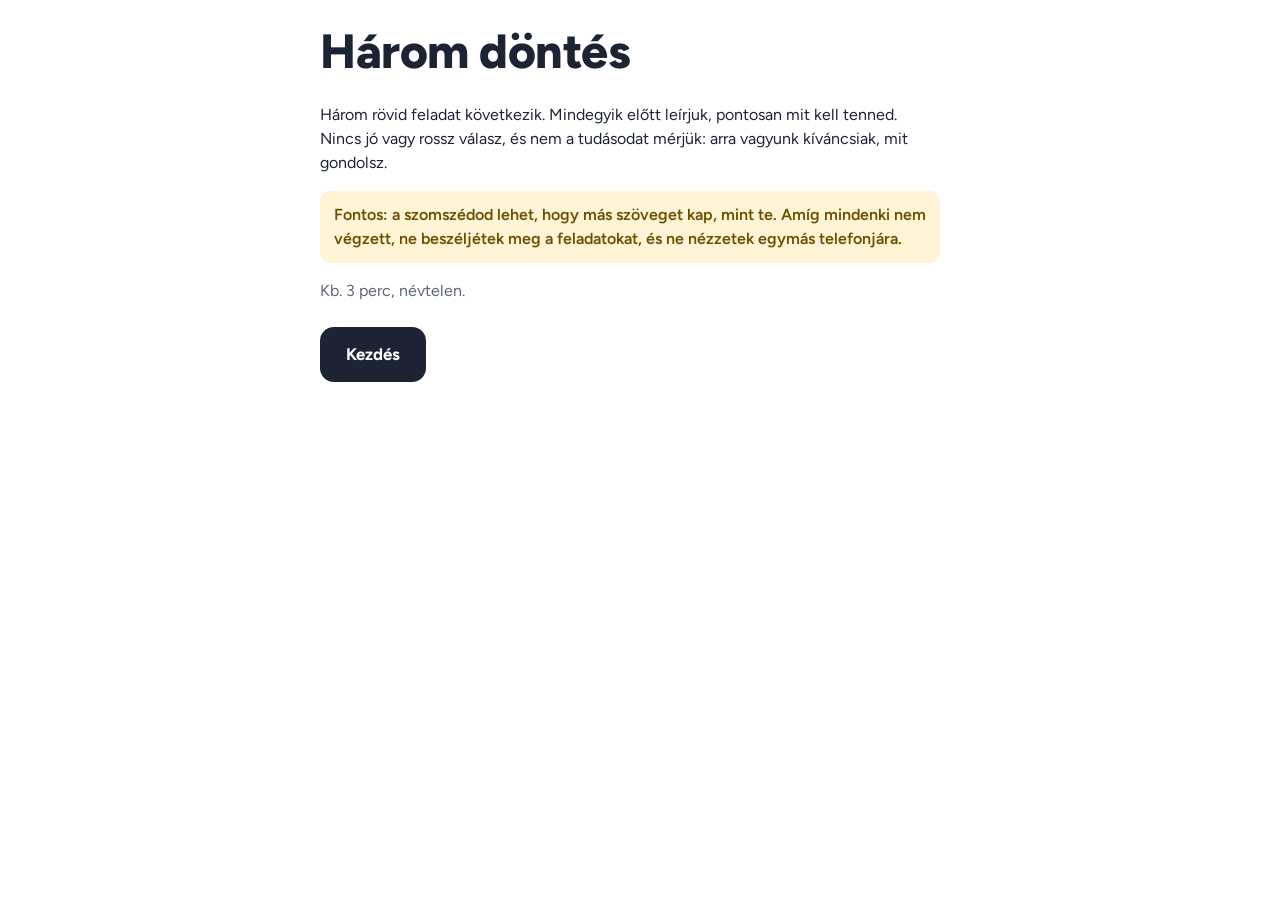
<file: index.html>
<!doctype html>
<html lang="hu">
<head>
<meta charset="utf-8">
<meta name="viewport" content="width=device-width, initial-scale=1, viewport-fit=cover">
<title>Három döntés</title>
<link rel="preconnect" href="https://fonts.googleapis.com">
<link rel="preconnect" href="https://fonts.gstatic.com" crossorigin>
<link href="https://fonts.googleapis.com/css2?family=Figtree:wght@400;600;700;800&display=swap" rel="stylesheet">
<link rel="icon" href="data:image/svg+xml,%3Csvg xmlns=%22http://www.w3.org/2000/svg%22 viewBox=%220 0 100 100%22%3E%3Crect x=%2214%22 y=%2214%22 width=%2272%22 height=%2272%22 rx=%228%22 fill=%22none%22 stroke=%22%231c2333%22 stroke-width=%2214%22/%3E%3C/svg%3E">
<link rel="stylesheet" href="assets/labor.css?v=2">
</head>
<body>
<main class="wrap" id="app"></main>
<script src="assets/config.js?v=2"></script>
<script src="assets/api.js?v=2"></script>
<script src="assets/labor.js?v=2"></script>
<script>
(function () {
  'use strict';
  var L = window.Labor, API = window.LabAPI;
  var key = 'lab-v-' + API.session(), v = null;   // a beosztás újratöltéskor is megmarad
  try { v = JSON.parse(localStorage.getItem(key)); } catch (e) {}
  if (!v || !v.grp) { v = L.assign(); try { localStorage.setItem(key, JSON.stringify(v)); } catch (e) {} }
  L.mountStudent(document.getElementById('app'), v, function (ans, status) {
    if (!API.enabled()) return;
    status.className = 'status'; status.textContent = 'Küldés…';
    API.submit(ans).then(function () {
      status.className = 'status ok'; status.textContent = 'A válaszaid megérkeztek.';
    }).catch(function (e) {
      status.className = 'status err'; status.textContent = 'A küldés nem sikerült (' + e.message + '). Szólj az oktatónak.';
    });
  });
})();
</script>
</body>
</html>
</file>
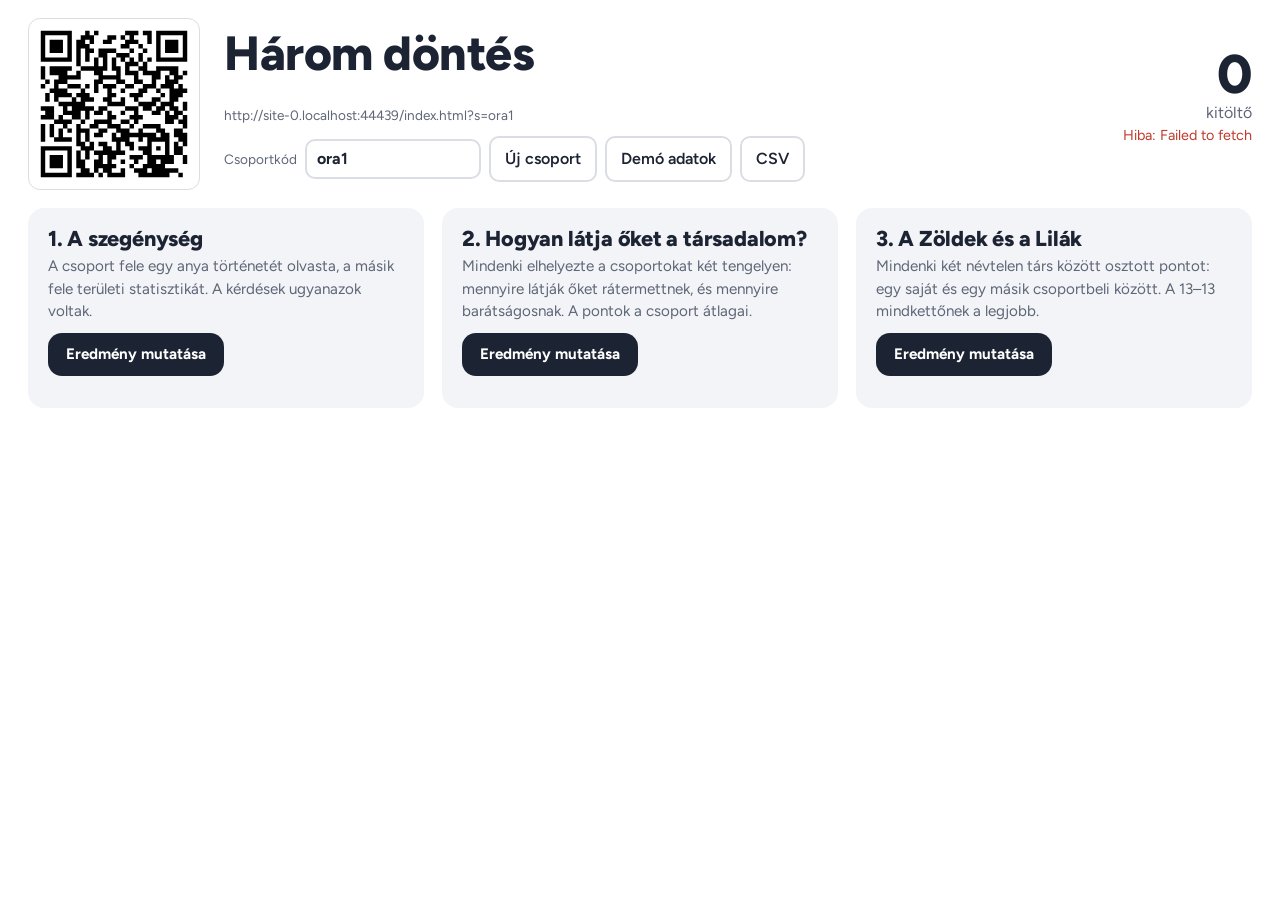
<file: tanar.html>
<!doctype html>
<html lang="hu">
<head>
<meta charset="utf-8">
<meta name="viewport" content="width=device-width, initial-scale=1, viewport-fit=cover">
<title>Három döntés – kivetítő</title>
<link rel="preconnect" href="https://fonts.googleapis.com">
<link rel="preconnect" href="https://fonts.gstatic.com" crossorigin>
<link href="https://fonts.googleapis.com/css2?family=Figtree:wght@400;600;700;800&display=swap" rel="stylesheet">
<link rel="icon" href="data:image/svg+xml,%3Csvg xmlns=%22http://www.w3.org/2000/svg%22 viewBox=%220 0 100 100%22%3E%3Crect x=%2214%22 y=%2214%22 width=%2272%22 height=%2272%22 rx=%228%22 fill=%22none%22 stroke=%22%231c2333%22 stroke-width=%2214%22/%3E%3C/svg%3E">
<link rel="stylesheet" href="assets/labor.css?v=2">
<script src="assets/qrcode.js?v=2"></script>
</head>
<body>
<div id="demoBanner" class="demo-banner" hidden>Demó adatok – ez nem a csoport válasza.</div>
<div class="flab">
  <header class="flab-head">
    <div class="qr" id="qr"></div>
    <div>
      <h1>Három döntés</h1>
      <div class="url" id="url"></div>
      <div class="row">
        <label class="muted" for="session" style="font-size:.85rem">Csoportkód</label>
        <input class="session-input" id="session" autocomplete="off" spellcheck="false">
        <button class="btn-outline" id="newSession">Új csoport</button>
        <button class="btn-outline" id="demo">Demó adatok</button>
        <button class="btn-outline" id="csv">CSV</button>
      </div>
    </div>
    <div class="flab-count"><div class="count" id="count">0</div><div class="muted">kitöltő</div><p class="status" id="status"></p></div>
  </header>
  <main class="rounds" id="rounds"></main>
</div>
<script src="assets/config.js?v=2"></script>
<script src="assets/api.js?v=2"></script>
<script src="assets/labor.js?v=2"></script>
<script>
(function () {
  'use strict';
  var L = window.Labor, API = window.LabAPI;
  var $ = function (id) { return document.getElementById(id); };
  var rows = [], demo = false, session = API.session(), board = L.Board($('rounds'));
  $('session').value = session;
  function renderQR() {
    var u = location.href.split('?')[0].replace(/[^/]*$/, '') + 'index.html?s=' + encodeURIComponent(session);
    var q = qrcode(0, 'M'); q.addData(u); q.make();
    $('qr').innerHTML = q.createSvgTag({ cellSize: 5, margin: 2, scalable: true }); $('url').textContent = u;
  }
  function render() { $('count').textContent = rows.length; board.render(rows); }
  function refresh() {
    if (demo) return;
    if (!API.enabled()) {
      $('status').className = 'status err';
      $('status').textContent = 'Nincs beállítva háttér (APPS_SCRIPT_URL). Próbáld ki a Demó adatokkal.';
      render(); return;
    }
    API.list(session).then(function (r) {
      rows = r; $('status').className = 'status'; $('status').textContent = 'Frissítve: ' + new Date().toLocaleTimeString('hu-HU'); render();
    }).catch(function (e) { $('status').className = 'status err'; $('status').textContent = 'Hiba: ' + e.message; });
  }
  function setSession(s) {
    session = s.replace(/[^A-Za-z0-9_-]/g, '').slice(0, 40) || 'ora1';
    $('session').value = session; history.replaceState(null, '', location.pathname + '?s=' + encodeURIComponent(session));
    demo = false; $('demoBanner').hidden = true; $('demo').textContent = 'Demó adatok'; rows = []; board.reset(); renderQR(); refresh();
  }
  $('session').addEventListener('change', function () { setSession(this.value); });
  $('newSession').addEventListener('click', function () {
    var d = new Date(); setSession('lab' + (d.getMonth() + 1) + String(d.getDate()).padStart(2, '0') + '-' + Math.random().toString(36).slice(2, 5));
  });
  $('demo').addEventListener('click', function () {
    demo = !demo; $('demoBanner').hidden = !demo; this.textContent = demo ? 'Valódi adatok' : 'Demó adatok';
    if (demo) { rows = L.demoRows(36); render(); } else { rows = []; refresh(); }
  });
  $('csv').addEventListener('click', function () {
    var a = document.createElement('a');
    a.href = URL.createObjectURL(new Blob([L.csv(rows)], { type: 'text/csv' })); a.download = 'harom_dontes_' + session + '.csv'; a.click();
  });
  renderQR(); refresh(); setInterval(refresh, 5000);
})();
</script>
</body>
</html>
</file>
<file: assets/labor.css>
:root {
  --ink: #1C2333; --muted: #5E6677; --line: #DADDE3; --paper: #FFFFFF; --wash: #F3F4F7;
  --accent: #2D5A9A; --me: #E0472B; --good: #2E8556; --warn-bg: #FFF4D6; --warn-ink: #6B4E00;
  --radius-btn: 14px;
  font-family: "Figtree", system-ui, -apple-system, "Segoe UI", Roboto, sans-serif;
  color: var(--ink); background: var(--paper); -webkit-text-size-adjust: 100%;
}
@media (prefers-color-scheme: dark) {
  :root:not([data-theme="light"]) { --ink: #E9ECF2; --muted: #A6ADBC; --line: #3A4257; --paper: #141824; --wash: #20263A; --accent: #7FA6E0; }
}
:root[data-theme="dark"] { --ink: #E9ECF2; --muted: #A6ADBC; --line: #3A4257; --paper: #141824; --wash: #20263A; --accent: #7FA6E0; }
* { box-sizing: border-box; }
html { scroll-padding-top: env(safe-area-inset-top, 0px); }
body { margin: 0; line-height: 1.5; background: var(--paper); padding-top: env(safe-area-inset-top, 0px); padding-bottom: env(safe-area-inset-bottom, 0px); }
h1, h2 { line-height: 1.15; margin: 0 0 .5em; font-weight: 800; letter-spacing: -0.01em; }
h1 { font-size: clamp(2rem, 6vw, 3rem); }
h2 { font-size: 1.35rem; }
p { margin: 0 0 1em; max-width: 62ch; }
.muted { color: var(--muted); }
button { font: inherit; color: inherit; cursor: pointer; }
:focus-visible { outline: 3px solid var(--accent); outline-offset: 2px; }
.wrap { max-width: 680px; margin: 0 auto; padding: 24px 20px 48px; }

.btn-primary { background: var(--ink); color: var(--paper); border: 0; border-radius: var(--radius-btn); padding: 15px 26px; font-weight: 700; font-size: 1.05rem; }
.btn-primary:disabled { opacity: .35; cursor: default; }
.btn-outline { background: var(--paper); border: 2px solid var(--line); border-radius: 10px; padding: 9px 14px; font-weight: 600; }
.demo-banner, .note-strong { background: var(--warn-bg); color: var(--warn-ink); }
.demo-banner { font-size: .85rem; padding: 8px 20px; text-align: center; }
.note-strong { padding: 12px 14px; border-radius: 10px; font-weight: 600; }
.status { font-size: .9rem; color: var(--muted); }
.status.ok { color: var(--good); } .status.err { color: #C0392B; }

/* ---- hallgatói nézet ---- */
.step { font-size: .85rem; font-weight: 700; color: var(--muted); text-transform: none; margin-bottom: 12px; }
.instr { background: var(--wash); border-radius: 12px; padding: 12px 14px 12px; margin-bottom: 16px; font-size: 1rem; }
.instr-lab { display: block; font-size: .8rem; font-weight: 800; color: var(--accent); margin-bottom: 4px; }
.instr-list { list-style: none; padding: 0; margin: 10px 0; display: grid; gap: 6px; }
.instr-list li { display: flex; gap: 8px; align-items: center; font-weight: 600; }
.instr-list i { width: 14px; height: 14px; border-radius: 4px; flex: none; }
.text-card { margin: 0 0 18px; padding: 16px 18px; border-left: 4px solid var(--ink); background: var(--paper); border-radius: 0 12px 12px 0; box-shadow: 0 1px 0 var(--line), 0 0 0 1px var(--line); font-size: 1.12rem; font-weight: 600; line-height: 1.5; }
.scenario { font-size: 1.15rem; font-weight: 600; }
.prompt { color: var(--ink); font-weight: 700; margin-bottom: 10px; }
.qn { color: var(--accent); }
.scale-q { margin: 18px 0 6px; }
.scale7 { display: grid; grid-template-columns: repeat(7, 1fr); gap: 6px; }
.scale7 button { border: 2px solid var(--line); background: var(--paper); border-radius: 10px; padding: 12px 0; font-weight: 700; font-size: 1.05rem; }
.scale7 button.selected { border-color: var(--ink); background: var(--ink); color: var(--paper); }
.scale-ends { display: flex; justify-content: space-between; font-size: .8rem; color: var(--muted); margin-top: 4px; }
.options { display: grid; gap: 10px; }
.opt { display: flex; align-items: center; gap: 14px; width: 100%; text-align: left; background: var(--paper); border: 2px solid var(--line); border-radius: var(--radius-btn); padding: 14px 16px; font-size: 1.02rem; }
.opt .dot { flex: none; width: 22px; height: 22px; border-radius: 50%; border: 2px solid var(--line); }
.opt.selected { border-color: var(--ink); background: var(--wash); }
.opt.selected .dot { border-color: var(--ink); background: var(--ink); box-shadow: inset 0 0 0 4px var(--wash); }
.paintings { display: grid; grid-template-columns: 1fr 1fr; gap: 12px; }
.painting { border: 2px solid var(--line); background: var(--paper); border-radius: 14px; padding: 10px; display: grid; gap: 8px; font-weight: 700; }
.painting svg { width: 100%; height: auto; border-radius: 6px; display: block; }
.painting:hover { border-color: var(--ink); }
.grp-badge { display: inline-block; color: #fff; padding: 2px 10px; border-radius: 8px; font-weight: 800; }
.alloc { display: grid; gap: 10px; }
.alloc-opt { display: grid; gap: 8px; text-align: left; border: 2px solid var(--line); background: var(--paper); border-radius: 14px; padding: 12px 14px; }
.alloc-opt.selected { border-color: var(--ink); box-shadow: 0 0 0 2px var(--ink) inset; }
.ap { display: grid; grid-template-columns: 1fr 4.5em 4em; gap: 10px; align-items: center; }
.ap .who { font-size: .88rem; }
.ap .bar { height: 12px; background: var(--wash); border-radius: 6px; overflow: hidden; display: block; }
.ap .bar i { display: block; height: 100%; border-radius: 6px; }
.ap b { font-size: 1.05rem; text-align: right; white-space: nowrap; }

/* ---- kivetítő ---- */
.flab { padding: 18px 28px 32px; }
.flab-head { display: grid; grid-template-columns: auto 1fr auto; gap: 24px; align-items: center; margin-bottom: 18px; }
.qr { background: #fff; padding: 10px; border: 1px solid var(--line); border-radius: 12px; display: inline-block; }
.qr svg { width: 150px; height: 150px; display: block; }
.url { font-size: .85rem; word-break: break-all; color: var(--muted); margin: 0 0 10px; }
.row { display: flex; gap: 8px; align-items: center; flex-wrap: wrap; }
.session-input { font: inherit; font-weight: 700; border: 2px solid var(--line); border-radius: 10px; padding: 6px 10px; width: 11em; background: var(--paper); color: var(--ink); }
.count { font-size: 3.4rem; font-weight: 800; line-height: 1; }
.flab-count { text-align: right; }
.rounds { display: grid; grid-template-columns: repeat(3, 1fr); gap: 18px; align-items: start; }
.round { background: var(--wash); border-radius: 16px; padding: 18px 20px; }
.round h2 { margin-bottom: 4px; }
.round .muted { margin-bottom: 10px; font-size: .95rem; }
.actions { display: flex; gap: 10px; margin-top: 10px; flex-wrap: wrap; }
.round .btn-primary { padding: 10px 18px; font-size: .95rem; }
.orig-text { margin-top: 12px; background: var(--paper); border-radius: 10px; padding: 12px 14px; font-size: .95rem; max-width: none; }
.res-q { font-weight: 700; margin: 10px 0 6px; font-size: .95rem; }
.hbar { display: grid; grid-template-columns: 1fr auto; gap: 4px 10px; align-items: center; margin: 8px 0; }
.hbar-lab { grid-column: 1 / -1; font-size: .95rem; }
.hbar-lab small { color: var(--muted); font-size: .75rem; margin-left: 4px; }
.hbar-track { height: 24px; background: var(--paper); border-radius: 6px; overflow: hidden; }
.hbar-fill { height: 100%; border-radius: 6px; transition: width .5s ease; }
.hbar.c1 .hbar-fill { background: var(--ink); } .hbar.c2 .hbar-fill { background: var(--me); } .hbar.c3 .hbar-fill { background: var(--good); }
.hbar-val { font-weight: 800; font-size: 1.1rem; min-width: 5.5em; text-align: right; }
.hbar-val small { font-weight: 400; color: var(--muted); font-size: .75rem; }
.r4stats { display: grid; grid-template-columns: 1fr; gap: 10px; margin-top: 12px; }
.r4stats div { background: var(--paper); border-radius: 10px; padding: 10px 12px; }
.r4stats b { display: block; font-size: 1.6rem; }
.r4stats span { font-size: .85rem; color: var(--muted); }
.you { font-size: .85rem; color: var(--muted); margin-top: 6px; }
.you b { color: var(--ink); }
@media (max-width: 1100px) { .rounds { grid-template-columns: 1fr; } .flab-head { grid-template-columns: 1fr; } .flab-count { text-align: left; } }
@media (max-width: 600px) { .flab { padding: 14px; } }

/* próbaváltozat nézetváltója */
.modebar { position: sticky; top: env(safe-area-inset-top, 0px); z-index: 5; background: var(--paper); border-bottom: 1px solid var(--line); display: flex; gap: 6px; padding: 10px 16px; justify-content: center; }
.modebar button { border: 2px solid var(--line); background: var(--paper); border-radius: 999px; padding: 8px 16px; font-weight: 700; }
.modebar button.on { background: var(--ink); color: var(--paper); border-color: var(--ink); }

/* ---- 2. feladat: csoportok elhelyezése ---- */
.grp-name { font-size: 1.6rem; font-weight: 800; margin: 4px 0 8px; text-align: center; max-width: none; }
.spot { display: grid; gap: 6px; max-width: 330px; margin: 0 auto; }
.spot-y-top, .spot-y-bot { font-size: .85rem; color: var(--muted); font-weight: 600; text-align: center; }
.spot-grid { display: grid; grid-template-columns: repeat(5, 1fr); gap: 3px; aspect-ratio: 1; background: var(--line); border-radius: 12px; padding: 3px; }
.spot-cell { border: 2px solid transparent; background: var(--paper); border-radius: 8px; padding: 0; }
.spot-cell:hover { border-color: var(--line); }
.spot-cell.selected { background: var(--ink); border-color: var(--ink); }
.spot-x { display: flex; justify-content: space-between; font-size: .85rem; color: var(--muted); font-weight: 600; }
.btn-quiet { background: none; border: 0; color: var(--muted); padding: 6px 0; text-decoration: underline; text-underline-offset: 3px; }
.scm { width: 100%; height: auto; display: block; }
.scm-bg { fill: var(--paper); }
.scm-mid { stroke: var(--line); stroke-width: 1.5; stroke-dasharray: 4 4; }
.scm-ax { fill: var(--muted); font-size: 12px; }
.scm-dot { fill: var(--me); }
.scm-lab { fill: var(--ink); font-size: 14px; font-weight: 700; }
.ql { fill: var(--accent); font-size: 13px; font-weight: 800; opacity: 0; transition: opacity .4s; }
.round.orig-shown .ql { opacity: .9; }
</file>
